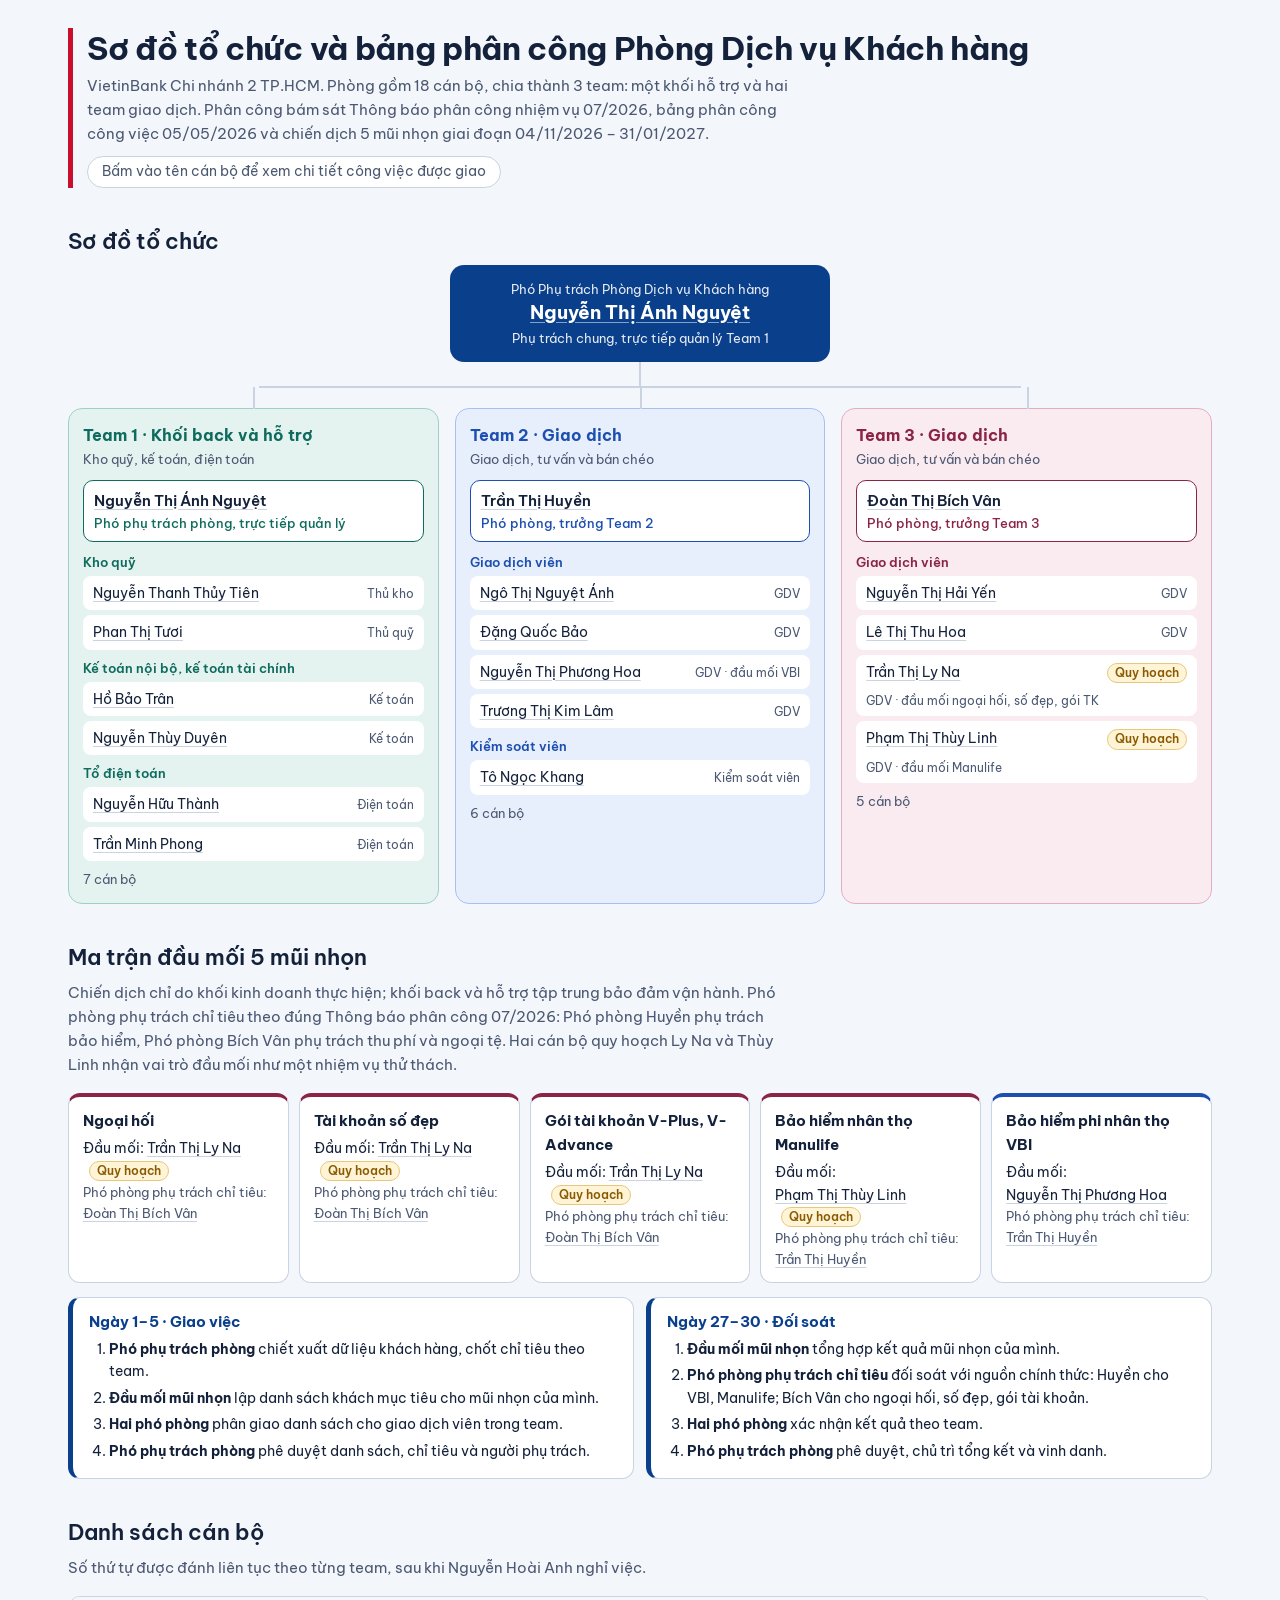
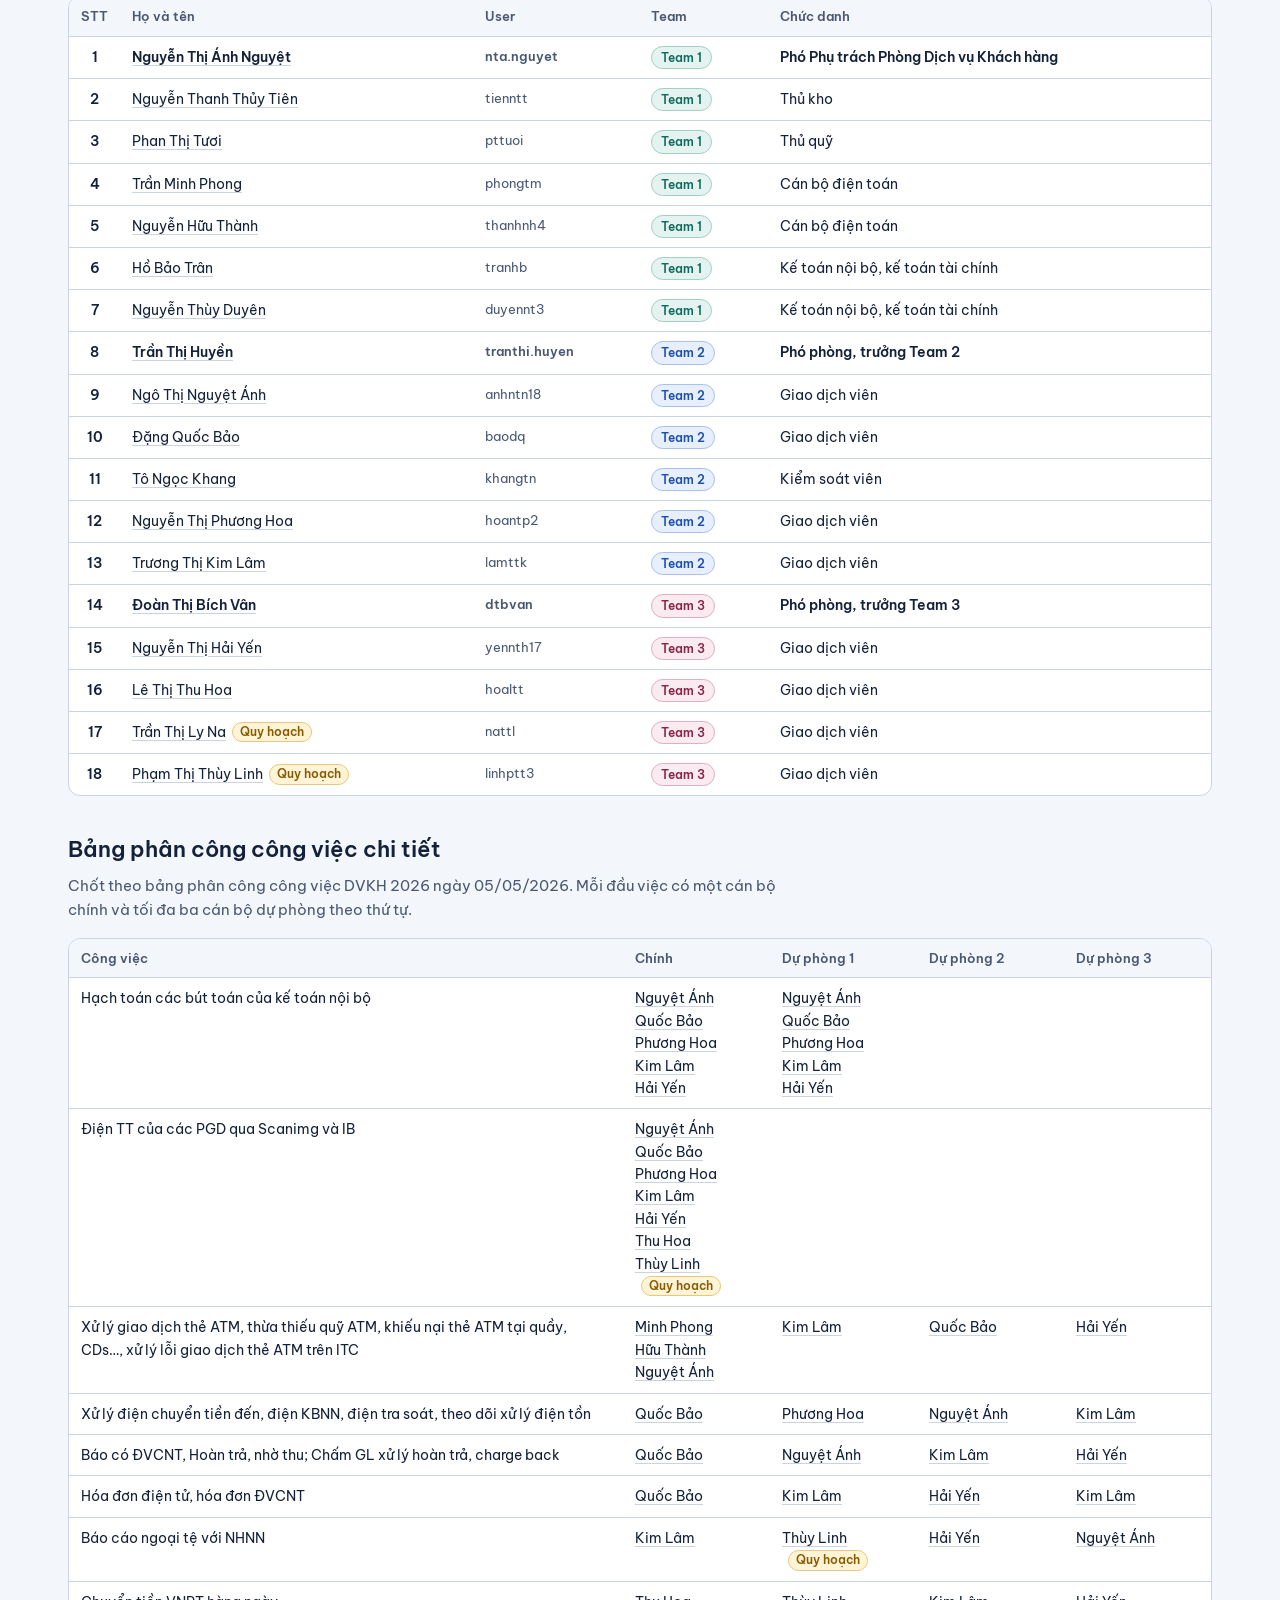
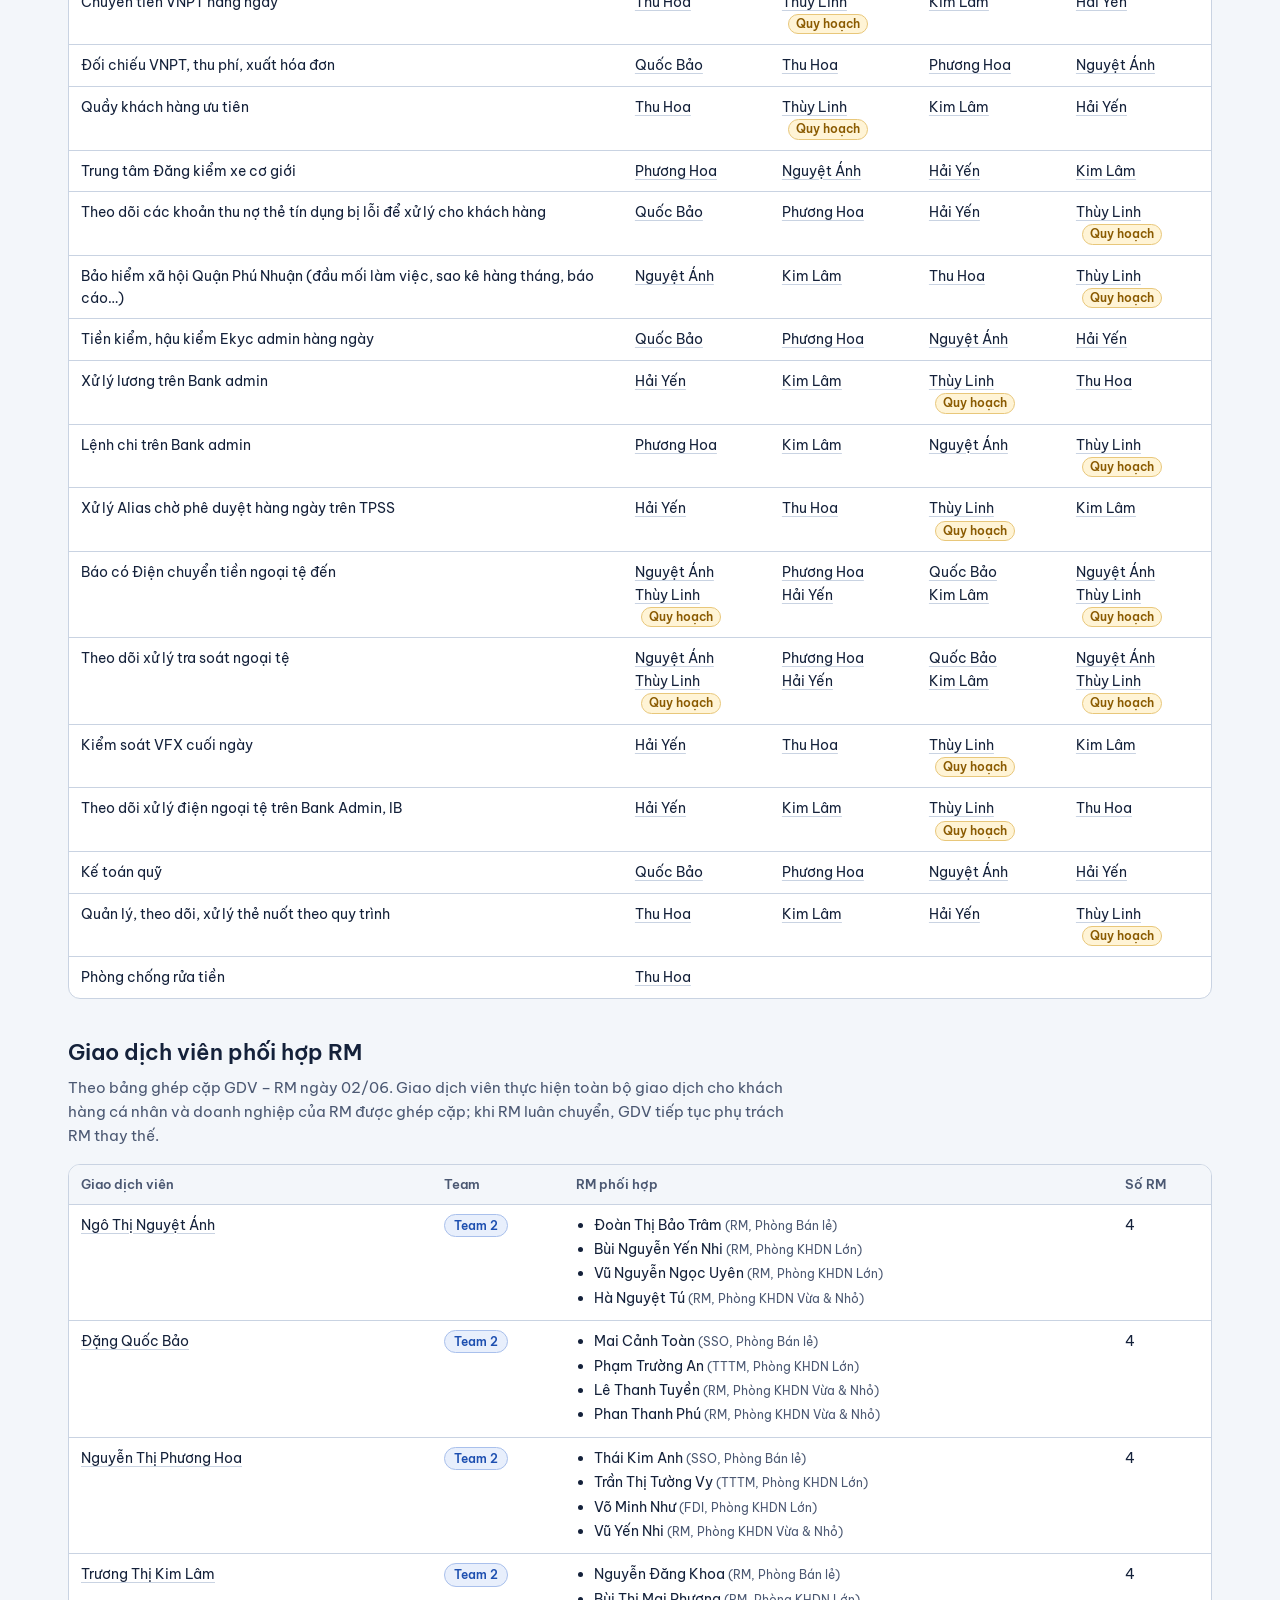
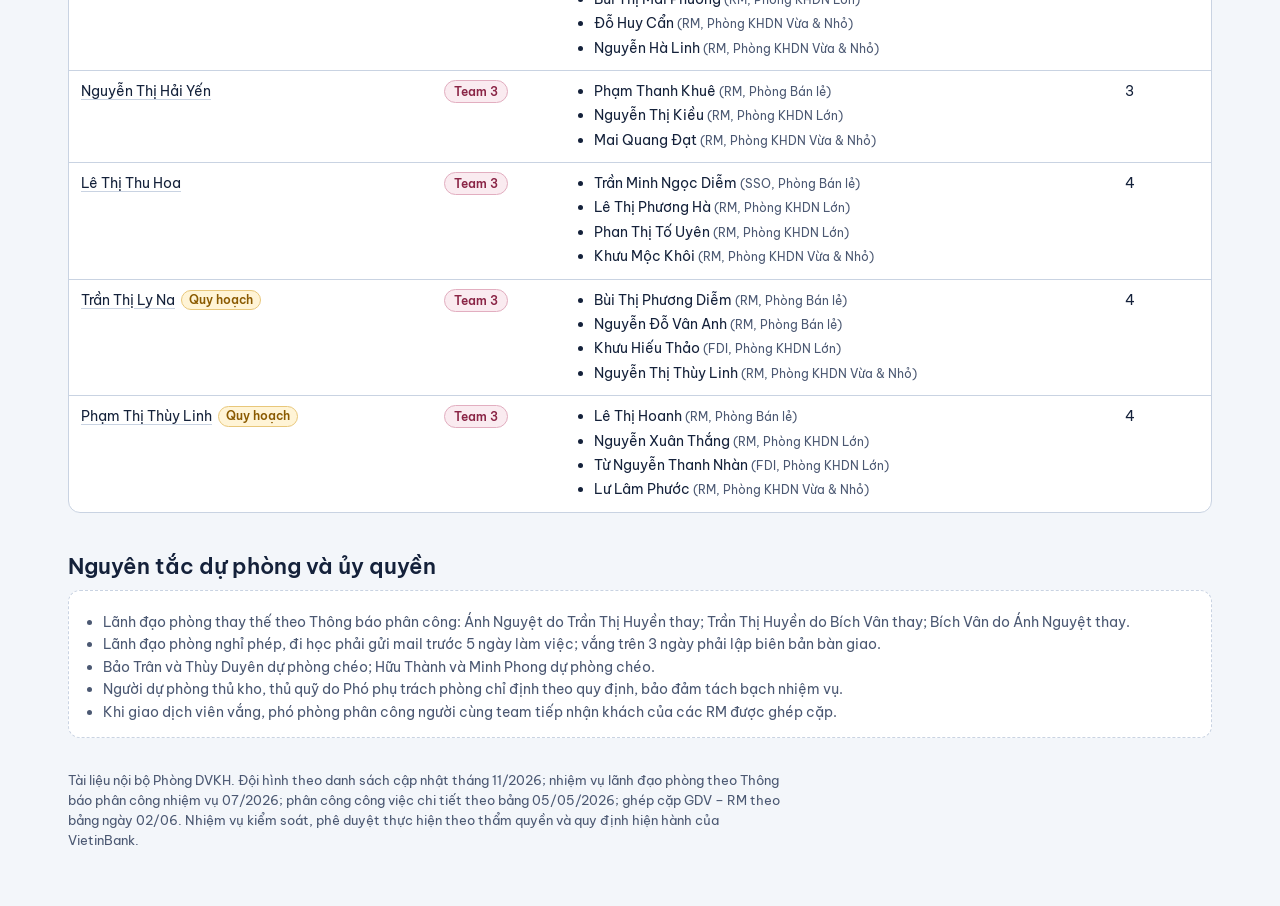
<file: public/assets/aistudio/S_____t__ch_c_v__ph_n_c_ng___Ph_ng_DVKH_VietinBank_CN2_ff814f12.html>
<!DOCTYPE html>
<html lang="vi">
<head>
<meta charset="utf-8">
<meta name="viewport" content="width=device-width, initial-scale=1, viewport-fit=cover">
<title>Sơ đồ tổ chức và phân công – Phòng DVKH VietinBank CN2</title>
<link rel="preconnect" href="https://fonts.googleapis.com">
<link rel="preconnect" href="https://fonts.gstatic.com" crossorigin>
<link href="https://fonts.googleapis.com/css2?family=Be+Vietnam+Pro:wght@400;500;600;700&display=swap" rel="stylesheet">
<style>
:root{
  box-sizing:border-box;
  padding-top:env(safe-area-inset-top,0px);
  padding-bottom:env(safe-area-inset-bottom,0px);
  --bg:#F3F6FA; --surface:#FFFFFF; --text:#14213A; --text-2:#4B5872; --line:#C9D3E2;
  --brand:#0A3F8C; --brand-tx:#FFFFFF; --red:#C8102E; --gold:#8A5A00; --gold-bg:#FFF4D6; --gold-bd:#E8C77A;
  --t1:#0F6B5E; --t1-bg:#E5F3F0; --t1-bd:#9FD0C6;
  --t2:#1D4FB0; --t2-bg:#E8EFFC; --t2-bd:#A9C0EC;
  --t3:#8A2546; --t3-bg:#FAEBF0; --t3-bd:#E2AEC0;
  color-scheme:light;
}
@media (prefers-color-scheme: dark){
  :root:not([data-theme="light"]){
    --bg:#0E1420; --surface:#162032; --text:#E6ECF5; --text-2:#A3B0C6; --line:#2E3B52;
    --brand:#2F6FD0; --brand-tx:#FFFFFF; --red:#F0607A; --gold:#F2C66B; --gold-bg:#3A2E12; --gold-bd:#7A6022;
    --t1:#7FD6C6; --t1-bg:#12302C; --t1-bd:#2C6A60;
    --t2:#9DBDF5; --t2-bg:#17284A; --t2-bd:#34518C;
    --t3:#F2A9C1; --t3-bg:#3A1A27; --t3-bd:#7A3550;
    color-scheme:dark;
  }
}
:root[data-theme="dark"]{
  --bg:#0E1420; --surface:#162032; --text:#E6ECF5; --text-2:#A3B0C6; --line:#2E3B52;
  --brand:#2F6FD0; --brand-tx:#FFFFFF; --red:#F0607A; --gold:#F2C66B; --gold-bg:#3A2E12; --gold-bd:#7A6022;
  --t1:#7FD6C6; --t1-bg:#12302C; --t1-bd:#2C6A60;
  --t2:#9DBDF5; --t2-bg:#17284A; --t2-bd:#34518C;
  --t3:#F2A9C1; --t3-bg:#3A1A27; --t3-bd:#7A3550;
  color-scheme:dark;
}
html{scroll-padding-top:env(safe-area-inset-top,0px);background:var(--bg)}
*,*::before,*::after{box-sizing:inherit}
body{margin:0;background:var(--bg);color:var(--text);font-family:"Be Vietnam Pro",system-ui,-apple-system,"Segoe UI",Roboto,Arial,sans-serif;font-size:15px;line-height:1.6}
.wrap{max-width:1180px;margin:0 auto;padding:28px 18px 56px}
header{border-left:5px solid var(--red);padding-left:14px;margin-bottom:22px}
header h1{font-size:clamp(22px,3.4vw,32px);line-height:1.25;font-weight:700;margin:0 0 6px;letter-spacing:-0.01em}
header p{margin:0;color:var(--text-2);max-width:72ch}
.hint{display:inline-block;margin-top:10px;background:var(--surface);border:1px solid var(--line);border-radius:999px;padding:4px 14px;font-size:13.5px;color:var(--text-2)}
h2{font-size:clamp(18px,2.4vw,22px);font-weight:600;margin:36px 0 6px}
.sub{color:var(--text-2);margin:0 0 16px;max-width:72ch}
.t1{--tb:var(--t1-bg);--tbd:var(--t1-bd);--tc:var(--t1)}
.t2{--tb:var(--t2-bg);--tbd:var(--t2-bd);--tc:var(--t2)}
.t3{--tb:var(--t3-bg);--tbd:var(--t3-bd);--tc:var(--t3)}

/* clickable person */
.pb{font:inherit;color:inherit;background:none;border:0;padding:0;margin:0;cursor:pointer;text-align:left;text-decoration:underline;text-decoration-color:var(--line);text-underline-offset:3px}
.pb:hover{text-decoration-color:var(--tc,var(--brand))}
.pb:focus-visible{outline:2px solid var(--brand);outline-offset:2px;border-radius:4px}
.pb[aria-pressed="true"]{color:var(--tc,var(--brand));text-decoration-color:currentColor}
.star{display:inline-block;font-size:11.5px;font-weight:600;color:var(--gold);background:var(--gold-bg);border:1px solid var(--gold-bd);border-radius:999px;padding:0 7px;margin-left:6px;vertical-align:1px;white-space:nowrap}

/* Org chart */
.head{max-width:380px;margin:0 auto;background:var(--brand);color:var(--brand-tx);border-radius:14px;padding:14px 18px;text-align:center}
.head .r{font-size:13px;opacity:.9}
.head .pb{font-size:19px;font-weight:700;line-height:1.3;text-align:center;text-decoration-color:rgba(255,255,255,.5)}
.head .pb[aria-pressed="true"]{color:#fff;text-decoration-color:#fff}
.head .d{font-size:13px;opacity:.9;margin-top:2px}
.stem{width:2px;height:24px;background:var(--line);margin:0 auto}
.branches{display:grid;grid-template-columns:repeat(3,minmax(0,1fr));gap:16px;position:relative;padding-top:22px}
.branches::before{content:"";position:absolute;top:0;left:16.66%;right:16.66%;height:2px;background:var(--line)}
.team{position:relative;background:var(--tb);border:1px solid var(--tbd);border-radius:14px;padding:14px;color:var(--text)}
.team::before{content:"";position:absolute;top:-22px;left:50%;width:2px;height:22px;background:var(--line)}
.team h3{margin:0;font-size:16px;color:var(--tc);font-weight:700}
.team .scope{font-size:13px;color:var(--text-2);margin:0 0 10px}
.lead{background:var(--surface);border:1.5px solid var(--tc);border-radius:10px;padding:8px 10px;margin-bottom:10px}
.lead .pb{font-weight:600}
.lead .r{font-size:12.5px;color:var(--tc);font-weight:500}
.unit{margin:0 0 8px}
.unit .u{font-size:12.5px;font-weight:600;color:var(--tc);margin:0 0 4px}
.ppl{list-style:none;margin:0;padding:0;display:grid;gap:5px}
.ppl li{background:var(--surface);border-radius:8px;padding:6px 10px;font-size:14px;display:flex;justify-content:space-between;align-items:baseline;gap:8px;flex-wrap:wrap}
.ppl li span.r{font-size:12px;color:var(--text-2)}
.count{font-size:12.5px;color:var(--text-2);margin-top:8px}
@media (max-width:820px){
  .branches{grid-template-columns:minmax(0,1fr);gap:22px;padding-top:0}
  .branches::before{left:50%;right:auto;width:2px;top:0;bottom:0;height:auto}
  .team::before{display:none}
}

/* tables */
.tbl-wrap{overflow-x:auto;background:var(--surface);border:1px solid var(--line);border-radius:12px}
table{border-collapse:collapse;width:100%;font-size:14px}
.roster{min-width:680px}
.rmt{min-width:640px}
th,td{padding:9px 12px;text-align:left;vertical-align:top;border-bottom:1px solid var(--line)}
th{font-size:13px;font-weight:600;color:var(--text-2);background:var(--bg)}
tr:last-child td{border-bottom:0}
td.stt{width:44px;text-align:center;font-weight:600}
.tag{display:inline-block;padding:1px 9px;border-radius:999px;font-size:12px;font-weight:600;border:1px solid var(--tbd);background:var(--tb);color:var(--tc);white-space:nowrap}
tr.lead-row td{font-weight:600}
.user{font-size:12.5px;color:var(--text-2)}
.rmlist{margin:0;padding-left:18px}
.rmlist li{margin:0 0 2px}
.rmlist small{color:var(--text-2)}

/* matrix */
function sn(id){var w=byId[id].name.split(" ");var s=w.slice(-2).join(" ");return /^Thị /.test(s)?byId[id].name:s}
.matrix{display:grid;grid-template-columns:repeat(auto-fill,minmax(210px,1fr));gap:10px}
.m{background:var(--surface);border:1px solid var(--line);border-top:4px solid var(--tc);border-radius:12px;padding:12px 14px}
.m .p{font-weight:700;font-size:15px}
.m .o{font-size:14px;margin-top:4px}
.m .s{font-size:13px;color:var(--text-2)}
.steps{display:grid;grid-template-columns:repeat(auto-fit,minmax(280px,1fr));gap:12px;margin-top:14px}
.step{background:var(--surface);border:1px solid var(--line);border-left:5px solid var(--brand);border-radius:12px;padding:12px 16px}
.step .when{font-weight:700;color:var(--brand);margin-bottom:4px}
.step ol{margin:0;padding-left:20px;font-size:14px}
.step li{margin:0 0 4px}
.grid-t{min-width:760px}
.grid-t td:first-child{min-width:240px}
.sm{margin:6px 0 2px!important;font-size:12.5px!important;font-weight:600;color:var(--text)!important}
.rk{display:inline-block;font-size:11.5px;color:var(--tc);border:1px solid var(--tbd);background:var(--tb);border-radius:999px;padding:0 7px;margin-left:4px;white-space:nowrap}
.note{background:var(--surface);border:1px dashed var(--line);border-radius:12px;padding:14px 16px;font-size:14px;color:var(--text-2)}
.note ul{margin:6px 0 0;padding-left:18px}
footer{margin-top:32px;color:var(--text-2);font-size:12.5px;max-width:80ch}

/* detail drawer */
.scrim{position:fixed;inset:0;background:rgba(10,15,25,.45);z-index:30;opacity:0;visibility:hidden;transition:opacity .2s}
.scrim.on{opacity:1;visibility:visible}
.drawer{position:fixed;z-index:40;background:var(--surface);color:var(--text);overflow:auto;visibility:hidden;transition:transform .24s ease}
@media (min-width:821px){
  .drawer{top:0;right:0;bottom:0;width:min(440px,92vw);border-left:1px solid var(--line);transform:translateX(102%);padding:calc(20px + env(safe-area-inset-top,0px)) 22px calc(24px + env(safe-area-inset-bottom,0px))}
}
@media (max-width:820px){
  .drawer{left:0;right:0;bottom:0;max-height:84vh;border-radius:18px 18px 0 0;transform:translateY(102%);padding:18px 18px calc(24px + env(safe-area-inset-bottom,0px))}
}
.drawer.open{transform:none;visibility:visible}
.dtop{display:flex;justify-content:space-between;align-items:flex-start;gap:12px;border-bottom:4px solid var(--tc);padding-bottom:12px;margin-bottom:14px}
.dtop h3{margin:0;font-size:21px;line-height:1.3}
.dtop .r{color:var(--tc);font-weight:600;font-size:14px}
.dtop .u{color:var(--text-2);font-size:13px}
.close{border:1px solid var(--line);background:var(--bg);color:var(--text);border-radius:8px;padding:4px 12px;font:inherit;font-size:13px;cursor:pointer;flex:none}
.close:focus-visible{outline:2px solid var(--brand);outline-offset:2px}
.qh{background:var(--gold-bg);border:1px solid var(--gold-bd);color:var(--text);border-radius:10px;padding:10px 12px;font-size:14px;margin:0 0 14px}
.qh b{color:var(--gold)}
.facts{display:grid;grid-template-columns:repeat(2,minmax(0,1fr));gap:8px;margin:0 0 14px}
.fact{background:var(--bg);border-radius:10px;padding:8px 10px}
.fact .l{font-size:12px;color:var(--text-2)}
.fact .v{font-size:14px;font-weight:600;line-height:1.35}
.blk{margin:0 0 14px}
.blk h4{margin:0 0 4px;font-size:14px;font-weight:600}
.blk ul{margin:0;padding-left:20px;font-size:14px;color:var(--text-2)}
.blk li{margin:0 0 4px}
.blk p{margin:0;font-size:14px;color:var(--text-2)}
.nav{display:flex;justify-content:space-between;gap:8px;margin-top:6px}
.nav button{flex:1;border:1px solid var(--line);background:var(--bg);color:var(--text);border-radius:8px;padding:7px 10px;font:inherit;font-size:13.5px;cursor:pointer}
@media (prefers-reduced-motion: reduce){.drawer,.scrim{transition:none}}
</style>
</head>
<body>
<div class="wrap">
<header>
  <h1>Sơ đồ tổ chức và bảng phân công Phòng Dịch vụ Khách hàng</h1>
  <p>VietinBank Chi nhánh 2 TP.HCM. Phòng gồm 18 cán bộ, chia thành 3 team: một khối hỗ trợ và hai team giao dịch. Phân công bám sát Thông báo phân công nhiệm vụ 07/2026, bảng phân công công việc 05/05/2026 và chiến dịch 5 mũi nhọn giai đoạn 04/11/2026 – 31/01/2027.</p>
  <span class="hint">Bấm vào tên cán bộ để xem chi tiết công việc được giao</span>
</header>

<h2>Sơ đồ tổ chức</h2>
<div class="org" id="org"></div>

<h2>Ma trận đầu mối 5 mũi nhọn</h2>
<p class="sub">Chiến dịch chỉ do khối kinh doanh thực hiện; khối back và hỗ trợ tập trung bảo đảm vận hành. Phó phòng phụ trách chỉ tiêu theo đúng Thông báo phân công 07/2026: Phó phòng Huyền phụ trách bảo hiểm, Phó phòng Bích Vân phụ trách thu phí và ngoại tệ. Hai cán bộ quy hoạch Ly Na và Thùy Linh nhận vai trò đầu mối như một nhiệm vụ thử thách.</p>
<div class="matrix" id="matrix"></div>
<div class="steps">
 <div class="step"><div class="when">Ngày 1–5 · Giao việc</div><ol><li><b>Phó phụ trách phòng</b> chiết xuất dữ liệu khách hàng, chốt chỉ tiêu theo team.</li><li><b>Đầu mối mũi nhọn</b> lập danh sách khách mục tiêu cho mũi nhọn của mình.</li><li><b>Hai phó phòng</b> phân giao danh sách cho giao dịch viên trong team.</li><li><b>Phó phụ trách phòng</b> phê duyệt danh sách, chỉ tiêu và người phụ trách.</li></ol></div>
 <div class="step"><div class="when">Ngày 27–30 · Đối soát</div><ol><li><b>Đầu mối mũi nhọn</b> tổng hợp kết quả mũi nhọn của mình.</li><li><b>Phó phòng phụ trách chỉ tiêu</b> đối soát với nguồn chính thức: Huyền cho VBI, Manulife; Bích Vân cho ngoại hối, số đẹp, gói tài khoản.</li><li><b>Hai phó phòng</b> xác nhận kết quả theo team.</li><li><b>Phó phụ trách phòng</b> phê duyệt, chủ trì tổng kết và vinh danh.</li></ol></div>
</div>

<h2>Danh sách cán bộ</h2>
<p class="sub">Số thứ tự được đánh liên tục theo từng team, sau khi Nguyễn Hoài Anh nghỉ việc.</p>
<div class="tbl-wrap"><table class="roster"><thead><tr><th>STT</th><th>Họ và tên</th><th>User</th><th>Team</th><th>Chức danh</th></tr></thead><tbody id="roster"></tbody></table></div>

<h2>Bảng phân công công việc chi tiết</h2>
<p class="sub">Chốt theo bảng phân công công việc DVKH 2026 ngày 05/05/2026. Mỗi đầu việc có một cán bộ chính và tối đa ba cán bộ dự phòng theo thứ tự.</p>
<div class="tbl-wrap"><table class="grid-t"><thead><tr><th>Công việc</th><th>Chính</th><th>Dự phòng 1</th><th>Dự phòng 2</th><th>Dự phòng 3</th></tr></thead><tbody id="gridbody"></tbody></table></div>

<h2>Giao dịch viên phối hợp RM</h2>
<p class="sub">Theo bảng ghép cặp GDV – RM ngày 02/06. Giao dịch viên thực hiện toàn bộ giao dịch cho khách hàng cá nhân và doanh nghiệp của RM được ghép cặp; khi RM luân chuyển, GDV tiếp tục phụ trách RM thay thế.</p>
<div class="tbl-wrap"><table class="rmt"><thead><tr><th>Giao dịch viên</th><th>Team</th><th>RM phối hợp</th><th>Số RM</th></tr></thead><tbody id="rmbody"></tbody></table></div>

<h2>Nguyên tắc dự phòng và ủy quyền</h2>
<div class="note"><ul>
  <li>Lãnh đạo phòng thay thế theo Thông báo phân công: Ánh Nguyệt do Trần Thị Huyền thay; Trần Thị Huyền do Bích Vân thay; Bích Vân do Ánh Nguyệt thay.</li>
  <li>Lãnh đạo phòng nghỉ phép, đi học phải gửi mail trước 5 ngày làm việc; vắng trên 3 ngày phải lập biên bản bàn giao.</li>
  <li>Bảo Trân và Thùy Duyên dự phòng chéo; Hữu Thành và Minh Phong dự phòng chéo.</li>
  <li>Người dự phòng thủ kho, thủ quỹ do Phó phụ trách phòng chỉ định theo quy định, bảo đảm tách bạch nhiệm vụ.</li>
  <li>Khi giao dịch viên vắng, phó phòng phân công người cùng team tiếp nhận khách của các RM được ghép cặp.</li>
</ul></div>

<footer>Tài liệu nội bộ Phòng DVKH. Đội hình theo danh sách cập nhật tháng 11/2026; nhiệm vụ lãnh đạo phòng theo Thông báo phân công nhiệm vụ 07/2026; phân công công việc chi tiết theo bảng 05/05/2026; ghép cặp GDV – RM theo bảng ngày 02/06. Nhiệm vụ kiểm soát, phê duyệt thực hiện theo thẩm quyền và quy định hiện hành của VietinBank.</footer>
</div>

<div class="scrim" id="scrim"></div>
<aside class="drawer" id="drawer" role="dialog" aria-modal="true" aria-labelledby="dname"></aside>

<script>
const P=[{"id": "nguyet", "u": "nta.nguyet", "name": "Nguyễn Thị Ánh Nguyệt", "team": 1, "role": "Phó Phụ trách Phòng Dịch vụ Khách hàng", "lead": true, "duty": ["Phụ trách chung: điều hành toàn bộ hoạt động Phòng DVKH, chịu trách nhiệm chung mọi vấn đề phát sinh; sắp xếp lịch trực kho tiền và lịch trực sau 17h.", "Kho quỹ: quản lý an toàn kho quỹ, thu chi tiền mặt, chìa khóa kho tiền và két, hồ sơ TSBĐ, giấy tờ có giá, ấn chỉ quan trọng.", "Điều hòa tiền mặt toàn chi nhánh, tiếp quỹ ATM, nộp lĩnh tiền với NHNN.", "Hệ thống CNTT: vận hành, bảo trì, đào tạo an toàn thông tin.", "Kế toán, tài chính: kiểm soát hạch toán, hậu kiểm, chi tiêu nội bộ, bảng cân đối, thuế GTGT trước ngày 20.", "Phê duyệt báo cáo NHNN theo Thông tư 35 trước ngày 15; đầu mối chuyển đổi số; quản trị dữ liệu và báo cáo chiết xuất; phụ trách chung chất lượng dịch vụ.", "Đào tạo, phát triển đội ngũ; phân bổ chỉ tiêu, lập kế hoạch bán hàng tại sảnh; quà sinh nhật, lễ tết cho khách hàng.", "Chỉ tiêu: nguồn vốn, CASA; chỉ số CX; văn hóa đổi mới sáng tạo."], "camp": ["Chủ trì chiến dịch 5 mũi nhọn, chủ trì họp PDCA tuần.", "Ngày 1–5: chiết xuất dữ liệu khách hàng, phê duyệt danh sách, chỉ tiêu và đầu mối.", "Ngày 27–30: phê duyệt kết quả đã đối soát, chủ trì tổng kết và vinh danh."], "sup": "Phó Giám đốc phụ trách", "bk": "Trần Thị Huyền", "stt": 1, "tasks": []}, {"id": "tien", "u": "tienntt", "name": "Nguyễn Thanh Thủy Tiên", "team": 1, "role": "Thủ kho", "duty": ["Giao nhận, bảo quản, xuất nhập hồ sơ TSBĐ, giấy tờ có giá, ấn chỉ quan trọng theo quy định.", "Phối hợp kiểm kê ấn chỉ quan trọng hằng quý và kiểm kê định kỳ.", "Phối hợp điều phối tiền mặt giữa thủ kho và giao dịch viên."], "camp": ["Không tham gia chiến dịch 5 mũi nhọn; tập trung bảo đảm vận hành an toàn, liên tục cho các team giao dịch."], "sup": "Nguyễn Thị Ánh Nguyệt", "bk": "Do Phó phụ trách phòng chỉ định theo quy định", "stt": 2, "tasks": []}, {"id": "tuoi", "u": "pttuoi", "name": "Phan Thị Tươi", "team": 1, "role": "Thủ quỹ", "duty": ["Thu chi, kiểm đếm tiền mặt; kiểm quỹ buổi trưa và cuối ngày.", "Phối hợp điều hòa tiền mặt với PGD, tiếp quỹ ATM, nộp lĩnh tiền với NHNN.", "Ghi chép sổ sách, mẫu biểu nghiệp vụ tiền tệ kho quỹ."], "camp": ["Không tham gia chiến dịch 5 mũi nhọn; tập trung bảo đảm vận hành an toàn, liên tục cho các team giao dịch."], "sup": "Nguyễn Thị Ánh Nguyệt", "bk": "Do Phó phụ trách phòng chỉ định theo quy định", "stt": 3, "tasks": []}, {"id": "phong", "u": "phongtm", "name": "Trần Minh Phong", "team": 1, "role": "Cán bộ điện toán", "duty": ["Lắp đặt, cài đặt, bảo trì máy tính, mạng nội bộ, đường truyền tại chi nhánh, PGD và điểm ATM.", "Hướng dẫn sử dụng phần mềm mới, đào tạo bảo mật và an toàn thông tin.", "Quản lý phân quyền user."], "camp": ["Không tham gia chiến dịch 5 mũi nhọn; tập trung bảo đảm vận hành an toàn, liên tục cho các team giao dịch."], "sup": "Nguyễn Thị Ánh Nguyệt", "bk": "Nguyễn Hữu Thành", "stt": 4, "tasks": [{"t": "Xử lý giao dịch thẻ ATM, thừa thiếu quỹ ATM, khiếu nại thẻ ATM tại quầy, CDs…, xử lý lỗi giao dịch thẻ ATM trên ITC", "r": "Chính"}, {"t": "CNTT phụ trách: Ban Giám đốc (ưu tiên 1), Phòng HTTD, KHDN Lớn, DVKH, PGD Thái Sơn", "r": "Chính"}, {"t": "Xác minh giao dịch nghi ngờ, khiếu nại, thẻ bị nuốt tại máy: ATM trụ sở chi nhánh, PGD Thái Sơn, VNPT, PGD Nguyễn Văn Lượng", "r": "Chính"}]}, {"id": "thanh", "u": "thanhnh4", "name": "Nguyễn Hữu Thành", "team": 1, "role": "Cán bộ điện toán", "duty": ["Lắp đặt, cài đặt, bảo trì máy tính, mạng nội bộ, đường truyền tại chi nhánh, PGD và điểm ATM.", "Hướng dẫn sử dụng phần mềm mới, đào tạo bảo mật và an toàn thông tin.", "Quản lý phân quyền user."], "camp": ["Không tham gia chiến dịch 5 mũi nhọn; tập trung bảo đảm vận hành an toàn, liên tục cho các team giao dịch."], "sup": "Nguyễn Thị Ánh Nguyệt", "bk": "Trần Minh Phong", "stt": 5, "tasks": [{"t": "Xử lý giao dịch thẻ ATM, thừa thiếu quỹ ATM, khiếu nại thẻ ATM tại quầy, CDs…, xử lý lỗi giao dịch thẻ ATM trên ITC", "r": "Chính"}, {"t": "CNTT phụ trách: Ban Giám đốc (ưu tiên 2), Phòng TCTH, KHDN Vừa & Nhỏ, Bán lẻ, PGD Nguyễn Văn Lượng, PGD Phú Nhuận", "r": "Chính"}, {"t": "Xác minh giao dịch nghi ngờ, khiếu nại, thẻ bị nuốt tại máy: ATM PGD Phú Nhuận, Công ty Giày Gia Định, ĐH Kinh tế Tài chính, SCSC", "r": "Chính"}]}, {"id": "tran", "u": "tranhb", "name": "Hồ Bảo Trân", "team": 1, "role": "Kế toán nội bộ, kế toán tài chính", "duty": ["Hạch toán kế toán tài chính và chi tiêu nội bộ.", "Lập bảng cân đối tài khoản, kê khai thuế GTGT hằng tháng.", "Theo dõi tài sản cố định, công cụ dụng cụ; lập báo cáo quản lý tài chính."], "camp": ["Không tham gia chiến dịch 5 mũi nhọn; tập trung bảo đảm vận hành an toàn, liên tục cho các team giao dịch."], "sup": "Nguyễn Thị Ánh Nguyệt", "bk": "Nguyễn Thùy Duyên", "stt": 6, "tasks": []}, {"id": "duyen", "u": "duyennt3", "name": "Nguyễn Thùy Duyên", "team": 1, "role": "Kế toán nội bộ, kế toán tài chính", "duty": ["Hạch toán kế toán tài chính và chi tiêu nội bộ.", "Lập bảng cân đối tài khoản, kê khai thuế GTGT hằng tháng.", "Theo dõi tài sản cố định, công cụ dụng cụ; lập báo cáo quản lý tài chính."], "camp": ["Không tham gia chiến dịch 5 mũi nhọn; tập trung bảo đảm vận hành an toàn, liên tục cho các team giao dịch."], "sup": "Nguyễn Thị Ánh Nguyệt", "bk": "Hồ Bảo Trân", "stt": 7, "tasks": []}, {"id": "huyen", "u": "tranthi.huyen", "name": "Trần Thị Huyền", "team": 2, "role": "Phó phòng, trưởng Team 2", "lead": true, "duty": ["Dịch vụ khách hàng: giải đáp thắc mắc, khiếu nại tại quầy; quản lý thời gian chờ và điều phối sảnh; đầu mối khiếu nại từ TTDVKH.", "Thẻ và ATM: thừa thiếu quỹ ATM, khiếu nại thẻ, thẻ tồn, giao nhận thẻ, xử lý lỗi trên ITC.", "Thanh toán: điện chuyển tiền đến, điện tra soát, điện tồn, danh sách Pending từ TTTT, tra soát Napas.", "Khuyến mãi và chi dự thưởng; công tác ISO; cơ sở vật chất, vệ sinh, 5S.", "Chỉ tiêu: nguồn vốn trường học, bệnh viện; bảo hiểm VBI, Manulife; bán chéo tiền vay, TTTM, BL, thẻ TDQT; KHCN Mainbank."], "camp": ["Giám sát chỉ tiêu 5 mũi nhọn của Team 2.", "Phụ trách chỉ tiêu hai mũi nhọn bảo hiểm VBI và Manulife; kèm cặp đầu mối Phương Hoa và Thùy Linh.", "Ngày 1–5: phân giao danh sách khách cho giao dịch viên Team 2.", "Ngày 27–30: đối soát kết quả Team 2 và hai mũi nhọn bảo hiểm với nguồn chính thức."], "sup": "Nguyễn Thị Ánh Nguyệt", "bk": "Đoàn Thị Bích Vân", "stt": 8, "tasks": [{"t": "Rà soát hồ sơ PGD Thái Sơn chuyển lên Scanimg", "r": "Chính"}, {"t": "Xử lý đơn thư, phúc đáp công văn Thuế, Công an: rà soát, ký và trình BGĐ", "r": "Thứ tự 2"}, {"t": "Theo dõi danh sách điện Pending từ TTTT", "r": "Thứ tự 2"}, {"t": "Xử lý điện đến sai tên, in lưu chứng từ theo QT 36.04", "r": "Thứ tự 1"}, {"t": "Tiếp nhận và phân công trả lời CC", "r": "Ưu tiên 1"}]}, {"id": "nguyetanh", "u": "anhntn18", "name": "Ngô Thị Nguyệt Ánh", "team": 2, "role": "Giao dịch viên", "duty": ["Thực hiện giao dịch tiền gửi, thanh toán, ngoại tệ và dịch vụ tài khoản tại quầy.", "Thực hiện toàn bộ giao dịch cho KHDN theo danh sách phân công và cho KHCN, KHDN của RM được ghép cặp.", "Luân phiên trực cuối ngày, mở tài khoản theo lô; tự theo dõi, duy trì lãi suất tiền gửi đến hạn của khách mình quản lý.", "Phối hợp với các RM được ghép cặp để phục vụ khách của RM tại quầy.", "Tư vấn, bán chéo theo danh sách khách được giao; cập nhật KPI hoạt động cuối ngày."], "camp": ["Bán theo danh sách khách 5 mũi nhọn được phó phòng phân giao.", "Cập nhật KPI hoạt động hằng ngày để đầu mối và phó phòng theo dõi."], "sup": "Trần Thị Huyền", "bk": "Thành viên Team 2 theo ca", "stt": 9, "tasks": [{"t": "Hạch toán các bút toán của kế toán nội bộ", "r": "Chính"}, {"t": "Điện TT của các PGD qua Scanimg và IB", "r": "Chính"}, {"t": "Xử lý giao dịch thẻ ATM, thừa thiếu quỹ ATM, khiếu nại thẻ ATM tại quầy, CDs…, xử lý lỗi giao dịch thẻ ATM trên ITC", "r": "Chính"}, {"t": "Xử lý điện chuyển tiền đến, điện KBNN, điện tra soát, theo dõi xử lý điện tồn", "r": "Dự phòng 2"}, {"t": "Báo có ĐVCNT, Hoàn trả, nhờ thu; Chấm GL xử lý hoàn trả, charge back", "r": "Dự phòng 1"}, {"t": "Báo cáo ngoại tệ với NHNN", "r": "Dự phòng 3"}, {"t": "Đối chiếu VNPT, thu phí, xuất hóa đơn", "r": "Dự phòng 3"}, {"t": "Trung tâm Đăng kiểm xe cơ giới", "r": "Dự phòng 1"}, {"t": "Bảo hiểm xã hội Quận Phú Nhuận (đầu mối làm việc, sao kê hàng tháng, báo cáo…)", "r": "Chính"}, {"t": "Tiền kiểm, hậu kiểm Ekyc admin hàng ngày", "r": "Dự phòng 2"}, {"t": "Lệnh chi trên Bank admin", "r": "Dự phòng 2"}, {"t": "Báo có Điện chuyển tiền ngoại tệ đến", "r": "Chính"}, {"t": "Theo dõi xử lý tra soát ngoại tệ", "r": "Chính"}, {"t": "Kế toán quỹ", "r": "Dự phòng 2"}, {"t": "Điện thanh toán KHDN PGD Thái Sơn (Scanimg, IB)", "r": "Chính"}], "rm": [["Đoàn Thị Bảo Trâm", "RM", "Phòng Bán lẻ"], ["Bùi Nguyễn Yến Nhi", "RM", "Phòng KHDN Lớn"], ["Vũ Nguyễn Ngọc Uyên", "RM", "Phòng KHDN Lớn"], ["Hà Nguyệt Tú", "RM", "Phòng KHDN Vừa & Nhỏ"]]}, {"id": "bao", "u": "baodq", "name": "Đặng Quốc Bảo", "team": 2, "role": "Giao dịch viên", "duty": ["Thực hiện giao dịch tiền gửi, thanh toán, ngoại tệ và dịch vụ tài khoản tại quầy.", "Thực hiện toàn bộ giao dịch cho KHDN theo danh sách phân công và cho KHCN, KHDN của RM được ghép cặp.", "Luân phiên trực cuối ngày, mở tài khoản theo lô; tự theo dõi, duy trì lãi suất tiền gửi đến hạn của khách mình quản lý.", "Phối hợp với các RM được ghép cặp để phục vụ khách của RM tại quầy.", "Tư vấn, bán chéo theo danh sách khách được giao; cập nhật KPI hoạt động cuối ngày."], "camp": ["Bán theo danh sách khách 5 mũi nhọn được phó phòng phân giao.", "Cập nhật KPI hoạt động hằng ngày để đầu mối và phó phòng theo dõi."], "sup": "Trần Thị Huyền", "bk": "Thành viên Team 2 theo ca", "stt": 10, "tasks": [{"t": "Hạch toán các bút toán của kế toán nội bộ", "r": "Chính"}, {"t": "Điện TT của các PGD qua Scanimg và IB", "r": "Chính"}, {"t": "Xử lý giao dịch thẻ ATM, thừa thiếu quỹ ATM, khiếu nại thẻ ATM tại quầy, CDs…, xử lý lỗi giao dịch thẻ ATM trên ITC", "r": "Dự phòng 2"}, {"t": "Xử lý điện chuyển tiền đến, điện KBNN, điện tra soát, theo dõi xử lý điện tồn", "r": "Chính"}, {"t": "Báo có ĐVCNT, Hoàn trả, nhờ thu; Chấm GL xử lý hoàn trả, charge back", "r": "Chính"}, {"t": "Hóa đơn điện tử, hóa đơn ĐVCNT", "r": "Chính"}, {"t": "Đối chiếu VNPT, thu phí, xuất hóa đơn", "r": "Chính"}, {"t": "Theo dõi các khoản thu nợ thẻ tín dụng bị lỗi để xử lý cho khách hàng", "r": "Chính"}, {"t": "Tiền kiểm, hậu kiểm Ekyc admin hàng ngày", "r": "Chính"}, {"t": "Báo có Điện chuyển tiền ngoại tệ đến", "r": "Dự phòng 2"}, {"t": "Theo dõi xử lý tra soát ngoại tệ", "r": "Dự phòng 2"}, {"t": "Kế toán quỹ", "r": "Chính"}, {"t": "Điện thanh toán KHCN PGD Thái Sơn (Scanimg, IB)", "r": "Chính"}, {"t": "Giải ngân chuyển tiền trong nước cho KHDN", "r": "Chính"}], "rm": [["Mai Cảnh Toàn", "SSO", "Phòng Bán lẻ"], ["Phạm Trường An", "TTTM", "Phòng KHDN Lớn"], ["Lê Thanh Tuyền", "RM", "Phòng KHDN Vừa & Nhỏ"], ["Phan Thanh Phú", "RM", "Phòng KHDN Vừa & Nhỏ"]]}, {"id": "khang", "u": "khangtn", "name": "Tô Ngọc Khang", "team": 2, "role": "Kiểm soát viên", "duty": ["Kiểm tra, phê duyệt và chịu trách nhiệm cuối cùng về tính chính xác của giao dịch tại quầy theo thẩm quyền.", "Giám sát thu chi tiền mặt của giao dịch viên tại trụ sở.", "Kiểm soát, phê duyệt hồ sơ tài khoản scan, upload lên CPM; đôn đốc hồ sơ chưa scan; lập kế hoạch chuyển hồ sơ về kho lưu trữ.", "Xử lý đơn thư, phúc đáp công văn của Thuế, Công an, cơ quan thẩm quyền.", "Tham gia điều phối sảnh, quản lý thời gian chờ."], "camp": ["Kiểm soát, phê duyệt giao dịch và hồ sơ tài khoản phát sinh từ chiến dịch theo thẩm quyền, bảo đảm tuân thủ."], "sup": "Trần Thị Huyền", "bk": "Lãnh đạo phòng theo phân công", "stt": 11, "tasks": [{"t": "Xử lý đơn thư, phúc đáp công văn Thuế, Công an: soạn thảo", "r": "Thứ tự 1"}, {"t": "Theo dõi danh sách điện Pending từ TTTT", "r": "Thứ tự 1"}, {"t": "Xử lý điện đến sai tên, in lưu chứng từ theo QT 36.04", "r": "Thứ tự 2"}, {"t": "Tiếp nhận và phân công trả lời CC", "r": "Ưu tiên 2"}]}, {"id": "phuonghoa", "u": "hoantp2", "name": "Nguyễn Thị Phương Hoa", "team": 2, "role": "Giao dịch viên", "duty": ["Thực hiện giao dịch tiền gửi, thanh toán, ngoại tệ và dịch vụ tài khoản tại quầy.", "Thực hiện toàn bộ giao dịch cho KHDN theo danh sách phân công và cho KHCN, KHDN của RM được ghép cặp.", "Luân phiên trực cuối ngày, mở tài khoản theo lô; tự theo dõi, duy trì lãi suất tiền gửi đến hạn của khách mình quản lý.", "Phối hợp với các RM được ghép cặp để phục vụ khách của RM tại quầy.", "Tư vấn, bán chéo theo danh sách khách được giao; cập nhật KPI hoạt động cuối ngày."], "camp": ["Đầu mối mũi nhọn VBI: tư vấn, báo phí, phát hành và tái tục.", "Phối hợp chuyên viên VBI cho Health Day, Auto Care, Business Protect, Renewal; theo dõi hợp đồng sắp hết hạn trong 60 ngày.", "Ngày 1–5: lập danh sách khách mục tiêu VBI từ dữ liệu được chiết xuất.", "Ngày 27–30: tổng hợp kết quả VBI gửi Phó phòng Huyền đối soát."], "sup": "Trần Thị Huyền", "bk": "Thành viên Team 2 theo ca", "tag": "Đầu mối VBI", "stt": 12, "tasks": [{"t": "Hạch toán các bút toán của kế toán nội bộ", "r": "Chính"}, {"t": "Điện TT của các PGD qua Scanimg và IB", "r": "Chính"}, {"t": "Xử lý điện chuyển tiền đến, điện KBNN, điện tra soát, theo dõi xử lý điện tồn", "r": "Dự phòng 1"}, {"t": "Đối chiếu VNPT, thu phí, xuất hóa đơn", "r": "Dự phòng 2"}, {"t": "Trung tâm Đăng kiểm xe cơ giới", "r": "Chính"}, {"t": "Theo dõi các khoản thu nợ thẻ tín dụng bị lỗi để xử lý cho khách hàng", "r": "Dự phòng 1"}, {"t": "Tiền kiểm, hậu kiểm Ekyc admin hàng ngày", "r": "Dự phòng 1"}, {"t": "Lệnh chi trên Bank admin", "r": "Chính"}, {"t": "Báo có Điện chuyển tiền ngoại tệ đến", "r": "Dự phòng 1"}, {"t": "Theo dõi xử lý tra soát ngoại tệ", "r": "Dự phòng 1"}, {"t": "Kế toán quỹ", "r": "Dự phòng 1"}, {"t": "Điện thanh toán PGD Nguyễn Văn Lượng (Scanimg, IB)", "r": "Chính"}, {"t": "Điện ngoại tệ KHCN phát sinh trên Bank Admin, IB (do Hải Yến chuyển)", "r": "Chính"}], "rm": [["Thái Kim Anh", "SSO", "Phòng Bán lẻ"], ["Trần Thị Tường Vy", "TTTM", "Phòng KHDN Lớn"], ["Võ Minh Như", "FDI", "Phòng KHDN Lớn"], ["Vũ Yến Nhi", "RM", "Phòng KHDN Vừa & Nhỏ"]]}, {"id": "kimlam", "u": "lamttk", "name": "Trương Thị Kim Lâm", "team": 2, "role": "Giao dịch viên", "duty": ["Thực hiện giao dịch tiền gửi, thanh toán, ngoại tệ và dịch vụ tài khoản tại quầy.", "Thực hiện toàn bộ giao dịch cho KHDN theo danh sách phân công và cho KHCN, KHDN của RM được ghép cặp.", "Luân phiên trực cuối ngày, mở tài khoản theo lô; tự theo dõi, duy trì lãi suất tiền gửi đến hạn của khách mình quản lý.", "Phối hợp với các RM được ghép cặp để phục vụ khách của RM tại quầy.", "Tư vấn, bán chéo theo danh sách khách được giao; cập nhật KPI hoạt động cuối ngày."], "camp": ["Bán theo danh sách khách 5 mũi nhọn được phó phòng phân giao.", "Cập nhật KPI hoạt động hằng ngày để đầu mối và phó phòng theo dõi."], "sup": "Trần Thị Huyền", "bk": "Thành viên Team 2 theo ca", "stt": 13, "tasks": [{"t": "Hạch toán các bút toán của kế toán nội bộ", "r": "Chính"}, {"t": "Điện TT của các PGD qua Scanimg và IB", "r": "Chính"}, {"t": "Xử lý giao dịch thẻ ATM, thừa thiếu quỹ ATM, khiếu nại thẻ ATM tại quầy, CDs…, xử lý lỗi giao dịch thẻ ATM trên ITC", "r": "Dự phòng 1"}, {"t": "Xử lý điện chuyển tiền đến, điện KBNN, điện tra soát, theo dõi xử lý điện tồn", "r": "Dự phòng 3"}, {"t": "Báo có ĐVCNT, Hoàn trả, nhờ thu; Chấm GL xử lý hoàn trả, charge back", "r": "Dự phòng 2"}, {"t": "Hóa đơn điện tử, hóa đơn ĐVCNT", "r": "Dự phòng 1"}, {"t": "Báo cáo ngoại tệ với NHNN", "r": "Chính"}, {"t": "Chuyển tiền VNPT hàng ngày", "r": "Dự phòng 2"}, {"t": "Quầy khách hàng ưu tiên", "r": "Dự phòng 2"}, {"t": "Trung tâm Đăng kiểm xe cơ giới", "r": "Dự phòng 3"}, {"t": "Bảo hiểm xã hội Quận Phú Nhuận (đầu mối làm việc, sao kê hàng tháng, báo cáo…)", "r": "Dự phòng 1"}, {"t": "Xử lý lương trên Bank admin", "r": "Dự phòng 1"}, {"t": "Lệnh chi trên Bank admin", "r": "Dự phòng 1"}, {"t": "Xử lý Alias chờ phê duyệt hàng ngày trên TPSS", "r": "Dự phòng 3"}, {"t": "Báo có Điện chuyển tiền ngoại tệ đến", "r": "Dự phòng 2"}, {"t": "Theo dõi xử lý tra soát ngoại tệ", "r": "Dự phòng 2"}, {"t": "Kiểm soát VFX cuối ngày", "r": "Dự phòng 3"}, {"t": "Theo dõi xử lý điện ngoại tệ trên Bank Admin, IB", "r": "Dự phòng 1"}, {"t": "Quản lý, theo dõi, xử lý thẻ nuốt theo quy trình", "r": "Dự phòng 1"}, {"t": "Điện thanh toán KHDN PGD Phú Nhuận (Scanimg, IB)", "r": "Chính"}], "rm": [["Nguyễn Đăng Khoa", "RM", "Phòng Bán lẻ"], ["Bùi Thị Mai Phương", "RM", "Phòng KHDN Lớn"], ["Đỗ Huy Cẩn", "RM", "Phòng KHDN Vừa & Nhỏ"], ["Nguyễn Hà Linh", "RM", "Phòng KHDN Vừa & Nhỏ"]]}, {"id": "van", "u": "dtbvan", "name": "Đoàn Thị Bích Vân", "team": 3, "role": "Phó phòng, trưởng Team 3", "lead": true, "duty": ["Chuyển tiền ngoại tệ: điều phối rà soát chứng từ mọi kênh, kiểm tra điện tối thiểu 30 phút/lần, bảo đảm SLA; bồi hoàn chứng từ.", "Rà soát, khắc phục lỗi dữ liệu DQS theo từng đợt.", "Cập nhật lưu lượng giao dịch, năng suất lao động để bố trí công việc; điều phối việc phát sinh; phân công công văn Edoc.", "Sổ theo dõi lỗi tác nghiệp, tổng hợp hằng tuần, lập biên bản chấn chỉnh.", "Phòng chống rửa tiền, quản lý rủi ro hoạt động; dịch vụ khách hàng và điều phối sảnh.", "Chỉ tiêu: thu thuần ngoài lãi (phí dịch vụ, kinh doanh ngoại tệ); KHDN Mainbank; MAU eFAST."], "camp": ["Giám sát chỉ tiêu 5 mũi nhọn của Team 3.", "Phụ trách chỉ tiêu ba mũi nhọn ngoại hối, tài khoản số đẹp, gói tài khoản V-Plus và V-Advance.", "Kèm cặp, đánh giá hai cán bộ quy hoạch Ly Na và Thùy Linh.", "Ngày 1–5: phân giao danh sách khách cho giao dịch viên Team 3.", "Ngày 27–30: đối soát kết quả Team 3 và ba mũi nhọn thu phí với nguồn chính thức."], "sup": "Nguyễn Thị Ánh Nguyệt", "bk": "Nguyễn Thị Ánh Nguyệt", "stt": 14, "tasks": [{"t": "Rà soát hồ sơ PGD Phú Nhuận, PGD Nguyễn Văn Lượng chuyển lên Scanimg", "r": "Chính"}, {"t": "Xử lý đơn thư, phúc đáp công văn Thuế, Công an", "r": "Thứ tự 3"}, {"t": "Theo dõi danh sách điện Pending từ TTTT", "r": "Thứ tự 3"}, {"t": "Xử lý điện đến sai tên, in lưu chứng từ theo QT 36.04", "r": "Thứ tự 3"}, {"t": "Tiếp nhận và phân công trả lời CC", "r": "Ưu tiên 3"}]}, {"id": "haiyen", "u": "yennth17", "name": "Nguyễn Thị Hải Yến", "team": 3, "role": "Giao dịch viên", "duty": ["Thực hiện giao dịch tiền gửi, thanh toán, ngoại tệ và dịch vụ tài khoản tại quầy.", "Thực hiện toàn bộ giao dịch cho KHDN theo danh sách phân công và cho KHCN, KHDN của RM được ghép cặp.", "Luân phiên trực cuối ngày, mở tài khoản theo lô; tự theo dõi, duy trì lãi suất tiền gửi đến hạn của khách mình quản lý.", "Phối hợp với các RM được ghép cặp để phục vụ khách của RM tại quầy.", "Tư vấn, bán chéo theo danh sách khách được giao; cập nhật KPI hoạt động cuối ngày."], "camp": ["Bán theo danh sách khách 5 mũi nhọn được phó phòng phân giao.", "Cập nhật KPI hoạt động hằng ngày để đầu mối và phó phòng theo dõi."], "sup": "Đoàn Thị Bích Vân", "bk": "Thành viên Team 3 theo ca", "stt": 15, "tasks": [{"t": "Hạch toán các bút toán của kế toán nội bộ", "r": "Chính"}, {"t": "Điện TT của các PGD qua Scanimg và IB", "r": "Chính"}, {"t": "Xử lý giao dịch thẻ ATM, thừa thiếu quỹ ATM, khiếu nại thẻ ATM tại quầy, CDs…, xử lý lỗi giao dịch thẻ ATM trên ITC", "r": "Dự phòng 3"}, {"t": "Báo có ĐVCNT, Hoàn trả, nhờ thu; Chấm GL xử lý hoàn trả, charge back", "r": "Dự phòng 3"}, {"t": "Hóa đơn điện tử, hóa đơn ĐVCNT", "r": "Dự phòng 2"}, {"t": "Báo cáo ngoại tệ với NHNN", "r": "Dự phòng 2"}, {"t": "Chuyển tiền VNPT hàng ngày", "r": "Dự phòng 3"}, {"t": "Quầy khách hàng ưu tiên", "r": "Dự phòng 3"}, {"t": "Trung tâm Đăng kiểm xe cơ giới", "r": "Dự phòng 2"}, {"t": "Theo dõi các khoản thu nợ thẻ tín dụng bị lỗi để xử lý cho khách hàng", "r": "Dự phòng 2"}, {"t": "Tiền kiểm, hậu kiểm Ekyc admin hàng ngày", "r": "Dự phòng 3"}, {"t": "Xử lý lương trên Bank admin", "r": "Chính"}, {"t": "Xử lý Alias chờ phê duyệt hàng ngày trên TPSS", "r": "Chính"}, {"t": "Báo có Điện chuyển tiền ngoại tệ đến", "r": "Dự phòng 1"}, {"t": "Theo dõi xử lý tra soát ngoại tệ", "r": "Dự phòng 1"}, {"t": "Kiểm soát VFX cuối ngày", "r": "Chính"}, {"t": "Theo dõi xử lý điện ngoại tệ trên Bank Admin, IB", "r": "Chính"}, {"t": "Kế toán quỹ", "r": "Dự phòng 3"}, {"t": "Quản lý, theo dõi, xử lý thẻ nuốt theo quy trình", "r": "Dự phòng 2"}, {"t": "Điện thanh toán KHDN PGD Thái Sơn (Scanimg, IB)", "r": "Chính"}], "rm": [["Phạm Thanh Khuê", "RM", "Phòng Bán lẻ"], ["Nguyễn Thị Kiều", "RM", "Phòng KHDN Lớn"], ["Mai Quang Đạt", "RM", "Phòng KHDN Vừa & Nhỏ"]]}, {"id": "thuhoa", "u": "hoaltt", "name": "Lê Thị Thu Hoa", "team": 3, "role": "Giao dịch viên", "duty": ["Thực hiện giao dịch tiền gửi, thanh toán, ngoại tệ và dịch vụ tài khoản tại quầy.", "Thực hiện toàn bộ giao dịch cho KHDN theo danh sách phân công và cho KHCN, KHDN của RM được ghép cặp.", "Luân phiên trực cuối ngày, mở tài khoản theo lô; tự theo dõi, duy trì lãi suất tiền gửi đến hạn của khách mình quản lý.", "Phối hợp với các RM được ghép cặp để phục vụ khách của RM tại quầy.", "Tư vấn, bán chéo theo danh sách khách được giao; cập nhật KPI hoạt động cuối ngày."], "camp": ["Bán theo danh sách khách 5 mũi nhọn được phó phòng phân giao.", "Cập nhật KPI hoạt động hằng ngày để đầu mối và phó phòng theo dõi."], "sup": "Đoàn Thị Bích Vân", "bk": "Thành viên Team 3 theo ca", "stt": 16, "tasks": [{"t": "Điện TT của các PGD qua Scanimg và IB", "r": "Chính"}, {"t": "Chuyển tiền VNPT hàng ngày", "r": "Chính"}, {"t": "Đối chiếu VNPT, thu phí, xuất hóa đơn", "r": "Dự phòng 1"}, {"t": "Quầy khách hàng ưu tiên", "r": "Chính"}, {"t": "Bảo hiểm xã hội Quận Phú Nhuận (đầu mối làm việc, sao kê hàng tháng, báo cáo…)", "r": "Dự phòng 2"}, {"t": "Xử lý lương trên Bank admin", "r": "Dự phòng 3"}, {"t": "Xử lý Alias chờ phê duyệt hàng ngày trên TPSS", "r": "Dự phòng 1"}, {"t": "Kiểm soát VFX cuối ngày", "r": "Dự phòng 1"}, {"t": "Theo dõi xử lý điện ngoại tệ trên Bank Admin, IB", "r": "Dự phòng 3"}, {"t": "Quản lý, theo dõi, xử lý thẻ nuốt theo quy trình", "r": "Chính"}, {"t": "Phòng chống rửa tiền", "r": "Chính"}, {"t": "Điện thanh toán KHCN PGD Phú Nhuận (Scanimg, IB)", "r": "Chính"}, {"t": "Phòng chống rửa tiền: cấp user SRT", "r": "Chính"}], "rm": [["Trần Minh Ngọc Diễm", "SSO", "Phòng Bán lẻ"], ["Lê Thị Phương Hà", "RM", "Phòng KHDN Lớn"], ["Phan Thị Tố Uyên", "RM", "Phòng KHDN Lớn"], ["Khưu Mộc Khôi", "RM", "Phòng KHDN Vừa & Nhỏ"]]}, {"id": "lyna", "u": "nattl", "name": "Trần Thị Ly Na", "team": 3, "role": "Giao dịch viên", "duty": ["Thực hiện giao dịch tiền gửi, thanh toán, ngoại tệ và dịch vụ tài khoản tại quầy.", "Thực hiện toàn bộ giao dịch cho KHDN theo danh sách phân công và cho KHCN, KHDN của RM được ghép cặp.", "Luân phiên trực cuối ngày, mở tài khoản theo lô; tự theo dõi, duy trì lãi suất tiền gửi đến hạn của khách mình quản lý.", "Phối hợp với các RM được ghép cặp để phục vụ khách của RM tại quầy.", "Tư vấn, bán chéo theo danh sách khách được giao; cập nhật KPI hoạt động cuối ngày."], "quyhoach": true, "camp": ["Đầu mối 3 mũi nhọn: ngoại hối, tài khoản số đẹp, gói tài khoản V-Plus và V-Advance.", "Theo dõi giao dịch ngoại tệ, kích hoạt eFAST, phí số đẹp và phí gói thực thu.", "Ngày 1–5: lập danh sách khách mục tiêu cho 3 mũi nhọn từ dữ liệu được chiết xuất.", "Ngày 27–30: tổng hợp kết quả 3 mũi nhọn gửi Phó phòng Bích Vân đối soát; trình bày trong họp tổng kết."], "sup": "Đoàn Thị Bích Vân", "bk": "Thành viên Team 3 theo ca", "tag": "Đầu mối ngoại hối, số đẹp, gói TK", "stt": 17, "tasks": [], "rm": [["Bùi Thị Phương Diễm", "RM", "Phòng Bán lẻ"], ["Nguyễn Đỗ Vân Anh", "RM", "Phòng Bán lẻ"], ["Khưu Hiếu Thảo", "FDI", "Phòng KHDN Lớn"], ["Nguyễn Thị Thùy Linh", "RM", "Phòng KHDN Vừa & Nhỏ"]]}, {"id": "thuylinh", "u": "linhptt3", "name": "Phạm Thị Thùy Linh", "team": 3, "role": "Giao dịch viên", "duty": ["Thực hiện giao dịch tiền gửi, thanh toán, ngoại tệ và dịch vụ tài khoản tại quầy.", "Thực hiện toàn bộ giao dịch cho KHDN theo danh sách phân công và cho KHCN, KHDN của RM được ghép cặp.", "Luân phiên trực cuối ngày, mở tài khoản theo lô; tự theo dõi, duy trì lãi suất tiền gửi đến hạn của khách mình quản lý.", "Phối hợp với các RM được ghép cặp để phục vụ khách của RM tại quầy.", "Tư vấn, bán chéo theo danh sách khách được giao; cập nhật KPI hoạt động cuối ngày."], "quyhoach": true, "camp": ["Đầu mối mũi nhọn Manulife: kết nối chuyên viên Manulife, tổ chức tư vấn, theo dõi hồ sơ đến hợp đồng phát hành.", "Nhân rộng cách làm của các cán bộ đã phát sinh doanh số.", "Ngày 1–5: lập danh sách khách mục tiêu Manulife từ dữ liệu được chiết xuất.", "Ngày 27–30: tổng hợp kết quả Manulife gửi Phó phòng Huyền đối soát; trình bày trong họp tổng kết."], "sup": "Đoàn Thị Bích Vân (team); Trần Thị Huyền (chỉ tiêu bảo hiểm)", "bk": "Thành viên Team 3 theo ca", "tag": "Đầu mối Manulife", "stt": 18, "tasks": [{"t": "Điện TT của các PGD qua Scanimg và IB", "r": "Chính"}, {"t": "Báo cáo ngoại tệ với NHNN", "r": "Dự phòng 1"}, {"t": "Chuyển tiền VNPT hàng ngày", "r": "Dự phòng 1"}, {"t": "Quầy khách hàng ưu tiên", "r": "Dự phòng 1"}, {"t": "Theo dõi các khoản thu nợ thẻ tín dụng bị lỗi để xử lý cho khách hàng", "r": "Dự phòng 3"}, {"t": "Bảo hiểm xã hội Quận Phú Nhuận (đầu mối làm việc, sao kê hàng tháng, báo cáo…)", "r": "Dự phòng 3"}, {"t": "Xử lý lương trên Bank admin", "r": "Dự phòng 2"}, {"t": "Lệnh chi trên Bank admin", "r": "Dự phòng 3"}, {"t": "Xử lý Alias chờ phê duyệt hàng ngày trên TPSS", "r": "Dự phòng 2"}, {"t": "Báo có Điện chuyển tiền ngoại tệ đến", "r": "Chính"}, {"t": "Theo dõi xử lý tra soát ngoại tệ", "r": "Chính"}, {"t": "Kiểm soát VFX cuối ngày", "r": "Dự phòng 2"}, {"t": "Theo dõi xử lý điện ngoại tệ trên Bank Admin, IB", "r": "Dự phòng 2"}, {"t": "Quản lý, theo dõi, xử lý thẻ nuốt theo quy trình", "r": "Dự phòng 3"}, {"t": "Điện thanh toán KHDN PGD Phú Nhuận (Scanimg, IB)", "r": "Chính"}], "rm": [["Lê Thị Hoanh", "RM", "Phòng Bán lẻ"], ["Nguyễn Xuân Thắng", "RM", "Phòng KHDN Lớn"], ["Từ Nguyễn Thanh Nhàn", "FDI", "Phòng KHDN Lớn"], ["Lư Lâm Phước", "RM", "Phòng KHDN Vừa & Nhỏ"]]}];
const TEAM={1:"Team 1 · Khối back và hỗ trợ",2:"Team 2 · Giao dịch",3:"Team 3 · Giao dịch"};
const byId={};P.forEach(function(p){byId[p.id]=p});
function esc(s){return String(s).replace(/[&<>"]/g,function(c){return {"&":"&amp;","<":"&lt;",">":"&gt;","\"":"&quot;"}[c]})}
function pb(id,label){var p=byId[id];return '<button type="button" class="pb" data-p="'+id+'" aria-pressed="false">'+esc(label||p.name)+'</button>'+(p.quyhoach?'<span class="star">Quy hoạch</span>':'')}
function li(id,r){return '<li>'+pb(id)+'<span class="r">'+esc(r)+'</span></li>'}

/* org chart */
document.getElementById("org").innerHTML=
 '<div class="head"><div class="r">Phó Phụ trách Phòng Dịch vụ Khách hàng</div>'+pb("nguyet")+'<div class="d">Phụ trách chung, trực tiếp quản lý Team 1</div></div><div class="stem"></div>'+
 '<div class="branches">'+
 '<section class="team t1"><h3>'+TEAM[1]+'</h3><p class="scope">Kho quỹ, kế toán, điện toán</p>'+
  '<div class="lead">'+pb("nguyet")+'<div class="r">Phó phụ trách phòng, trực tiếp quản lý</div></div>'+
  '<div class="unit"><p class="u">Kho quỹ</p><ul class="ppl">'+li("tien","Thủ kho")+li("tuoi","Thủ quỹ")+'</ul></div>'+
  '<div class="unit"><p class="u">Kế toán nội bộ, kế toán tài chính</p><ul class="ppl">'+li("tran","Kế toán")+li("duyen","Kế toán")+'</ul></div>'+
  '<div class="unit"><p class="u">Tổ điện toán</p><ul class="ppl">'+li("thanh","Điện toán")+li("phong","Điện toán")+'</ul></div>'+
  '<div class="count">7 cán bộ</div></section>'+
 '<section class="team t2"><h3>'+TEAM[2]+'</h3><p class="scope">Giao dịch, tư vấn và bán chéo</p>'+
  '<div class="lead">'+pb("huyen")+'<div class="r">Phó phòng, trưởng Team 2</div></div>'+
  '<div class="unit"><p class="u">Giao dịch viên</p><ul class="ppl">'+li("nguyetanh","GDV")+li("bao","GDV")+li("phuonghoa","GDV · đầu mối VBI")+li("kimlam","GDV")+'</ul></div>'+
  '<div class="unit"><p class="u">Kiểm soát viên</p><ul class="ppl">'+li("khang","Kiểm soát viên")+'</ul></div>'+
  '<div class="count">6 cán bộ</div></section>'+
 '<section class="team t3"><h3>'+TEAM[3]+'</h3><p class="scope">Giao dịch, tư vấn và bán chéo</p>'+
  '<div class="lead">'+pb("van")+'<div class="r">Phó phòng, trưởng Team 3</div></div>'+
  '<div class="unit"><p class="u">Giao dịch viên</p><ul class="ppl">'+li("haiyen","GDV")+li("thuhoa","GDV")+li("lyna","GDV · đầu mối ngoại hối, số đẹp, gói TK")+li("thuylinh","GDV · đầu mối Manulife")+'</ul></div>'+
  '<div class="count">5 cán bộ</div></section></div>';

/* matrix */
function sn(id){var w=byId[id].name.split(" ");var s=w.slice(-2).join(" ");return /^Thị /.test(s)?byId[id].name:s}
var MX=[
 {t:3,p:"Ngoại hối",o:"lyna",l:"van"},
 {t:3,p:"Tài khoản số đẹp",o:"lyna",l:"van"},
 {t:3,p:"Gói tài khoản V-Plus, V-Advance",o:"lyna",l:"van"},
 {t:3,p:"Bảo hiểm nhân thọ Manulife",o:"thuylinh",l:"huyen"},
 {t:2,p:"Bảo hiểm phi nhân thọ VBI",o:"phuonghoa",l:"huyen"}];
document.getElementById("matrix").innerHTML=MX.map(function(m){
 return '<div class="m t'+m.t+'"><div class="p">'+m.p+'</div><div class="o">Đầu mối: '+pb(m.o)+'</div><div class="s">Phó phòng phụ trách chỉ tiêu: '+pb(m.l)+'</div></div>'}).join("");

/* task grid */
var UID={};P.forEach(function(p){UID[p.u]=p.id});
document.getElementById("gridbody").innerHTML=[{"t": "Hạch toán các bút toán của kế toán nội bộ", "c": [["anhntn18", "baodq", "hoantp2", "lamttk", "yennth17"], ["anhntn18", "baodq", "hoantp2", "lamttk", "yennth17"], [], []]}, {"t": "Điện TT của các PGD qua Scanimg và IB", "c": [["anhntn18", "baodq", "hoantp2", "lamttk", "yennth17", "hoaltt", "linhptt3"], [], [], []]}, {"t": "Xử lý giao dịch thẻ ATM, thừa thiếu quỹ ATM, khiếu nại thẻ ATM tại quầy, CDs…, xử lý lỗi giao dịch thẻ ATM trên ITC", "c": [["phongtm", "thanhnh4", "anhntn18"], ["lamttk"], ["baodq"], ["yennth17"]]}, {"t": "Xử lý điện chuyển tiền đến, điện KBNN, điện tra soát, theo dõi xử lý điện tồn", "c": [["baodq"], ["hoantp2"], ["anhntn18"], ["lamttk"]]}, {"t": "Báo có ĐVCNT, Hoàn trả, nhờ thu; Chấm GL xử lý hoàn trả, charge back", "c": [["baodq"], ["anhntn18"], ["lamttk"], ["yennth17"]]}, {"t": "Hóa đơn điện tử, hóa đơn ĐVCNT", "c": [["baodq"], ["lamttk"], ["yennth17"], ["lamttk"]]}, {"t": "Báo cáo ngoại tệ với NHNN", "c": [["lamttk"], ["linhptt3"], ["yennth17"], ["anhntn18"]]}, {"t": "Chuyển tiền VNPT hàng ngày", "c": [["hoaltt"], ["linhptt3"], ["lamttk"], ["yennth17"]]}, {"t": "Đối chiếu VNPT, thu phí, xuất hóa đơn", "c": [["baodq"], ["hoaltt"], ["hoantp2"], ["anhntn18"]]}, {"t": "Quầy khách hàng ưu tiên", "c": [["hoaltt"], ["linhptt3"], ["lamttk"], ["yennth17"]]}, {"t": "Trung tâm Đăng kiểm xe cơ giới", "c": [["hoantp2"], ["anhntn18"], ["yennth17"], ["lamttk"]]}, {"t": "Theo dõi các khoản thu nợ thẻ tín dụng bị lỗi để xử lý cho khách hàng", "c": [["baodq"], ["hoantp2"], ["yennth17"], ["linhptt3"]]}, {"t": "Bảo hiểm xã hội Quận Phú Nhuận (đầu mối làm việc, sao kê hàng tháng, báo cáo…)", "c": [["anhntn18"], ["lamttk"], ["hoaltt"], ["linhptt3"]]}, {"t": "Tiền kiểm, hậu kiểm Ekyc admin hàng ngày", "c": [["baodq"], ["hoantp2"], ["anhntn18"], ["yennth17"]]}, {"t": "Xử lý lương trên Bank admin", "c": [["yennth17"], ["lamttk"], ["linhptt3"], ["hoaltt"]]}, {"t": "Lệnh chi trên Bank admin", "c": [["hoantp2"], ["lamttk"], ["anhntn18"], ["linhptt3"]]}, {"t": "Xử lý Alias chờ phê duyệt hàng ngày trên TPSS", "c": [["yennth17"], ["hoaltt"], ["linhptt3"], ["lamttk"]]}, {"t": "Báo có Điện chuyển tiền ngoại tệ đến", "c": [["anhntn18", "linhptt3"], ["hoantp2", "yennth17"], ["baodq", "lamttk"], ["anhntn18", "linhptt3"]]}, {"t": "Theo dõi xử lý tra soát ngoại tệ", "c": [["anhntn18", "linhptt3"], ["hoantp2", "yennth17"], ["baodq", "lamttk"], ["anhntn18", "linhptt3"]]}, {"t": "Kiểm soát VFX cuối ngày", "c": [["yennth17"], ["hoaltt"], ["linhptt3"], ["lamttk"]]}, {"t": "Theo dõi xử lý điện ngoại tệ trên Bank Admin, IB", "c": [["yennth17"], ["lamttk"], ["linhptt3"], ["hoaltt"]]}, {"t": "Kế toán quỹ", "c": [["baodq"], ["hoantp2"], ["anhntn18"], ["yennth17"]]}, {"t": "Quản lý, theo dõi, xử lý thẻ nuốt theo quy trình", "c": [["hoaltt"], ["lamttk"], ["yennth17"], ["linhptt3"]]}, {"t": "Phòng chống rửa tiền", "c": [["hoaltt"], [], [], []]}].map(function(g){
 return '<tr><td>'+esc(g.t)+'</td>'+g.c.map(function(us){return '<td>'+us.map(function(u){return UID[u]?pb(UID[u],sn(UID[u])):esc(u)}).join("<br>")+'</td>'}).join("")+'</tr>'}).join("");

/* roster */
document.getElementById("roster").innerHTML=P.map(function(p){
 return '<tr class="t'+p.team+(p.lead?' lead-row':'')+'"><td class="stt">'+p.stt+'</td><td>'+pb(p.id)+'</td><td class="user">'+p.u+'</td><td><span class="tag">Team '+p.team+'</span></td><td>'+esc(p.role)+'</td></tr>'}).join("");

/* RM table */
document.getElementById("rmbody").innerHTML=P.filter(function(p){return p.role==="Giao dịch viên"}).map(function(p){
 var cell=p.rm?'<ul class="rmlist">'+p.rm.map(function(r){return '<li>'+esc(r[0])+' <small>('+esc(r[1])+', '+esc(r[2])+')</small></li>'}).join("")+'</ul>':'<span class="user">Chưa có trong bảng ghép cặp ngày 02/06, cần bổ sung</span>';
 return '<tr class="t'+p.team+'"><td>'+pb(p.id)+'</td><td><span class="tag">Team '+p.team+'</span></td><td>'+cell+'</td><td>'+(p.rm?p.rm.length:0)+'</td></tr>'}).join("");

/* drawer */
var drawer=document.getElementById("drawer"),scrim=document.getElementById("scrim"),lastFocus=null,order=P.map(function(p){return p.id});
function ul(a){return '<ul>'+a.map(function(x){return '<li>'+esc(x)+'</li>'}).join("")+'</ul>'}
function render(p){
 var h='<div class="dtop t'+p.team+'"><div><div class="r">'+esc(p.role)+'</div><h3 id="dname">'+esc(p.name)+'</h3><div class="u">'+p.u+' · STT '+p.stt+' · '+TEAM[p.team]+'</div></div><button type="button" class="close" id="dclose">Đóng</button></div>';
 if(p.quyhoach)h+='<div class="qh"><b>Cán bộ quy hoạch.</b> Vai trò đầu mối trong chiến dịch là nhiệm vụ thử thách, được lãnh đạo phòng kèm cặp, đánh giá làm căn cứ phát triển lên vị trí cao hơn.</div>';
 h+='<div class="facts"><div class="fact"><div class="l">Người giám sát trực tiếp</div><div class="v">'+esc(p.sup)+'</div></div><div class="fact"><div class="l">Người dự phòng</div><div class="v">'+esc(p.bk)+'</div></div></div>';
 h+='<div class="blk"><h4>Nhiệm vụ thường xuyên</h4>'+ul(p.duty)+'</div>';
 h+='<div class="blk"><h4>Vai trò trong chiến dịch 5 mũi nhọn</h4>'+ul(p.camp)+'</div>';
 if(p.tasks&&p.tasks.length){
  var main=p.tasks.filter(function(x){return x.r==="Chính"}),oth=p.tasks.filter(function(x){return x.r!=="Chính"});
  h+='<div class="blk"><h4>Công việc chi tiết ('+p.tasks.length+' đầu việc)</h4>';
  if(main.length)h+='<p class="sm">Phụ trách chính</p>'+ul(main.map(function(x){return x.t}));
  if(oth.length)h+='<p class="sm">Dự phòng, thứ tự xử lý</p><ul>'+oth.map(function(x){return '<li>'+esc(x.t)+' <span class="rk">'+esc(x.r)+'</span></li>'}).join("")+'</ul>';
  h+='</div>';
 }else if(p.role==="Giao dịch viên"){
  h+='<div class="blk"><h4>Công việc chi tiết</h4><p>Chưa có tên trong bảng phân công công việc 05/05/2026, cần bổ sung.</p></div>';
 }
 if(p.role==="Giao dịch viên"){
  h+='<div class="blk"><h4>RM phối hợp (bảng ngày 02/06)</h4>'+(p.rm?ul(p.rm.map(function(r){return r[0]+' – '+r[1]+', '+r[2]})):'<p>Chưa có trong bảng ghép cặp ngày 02/06, cần bổ sung.</p>')+'</div>';
 }
 var i=order.indexOf(p.id);
 h+='<div class="nav"><button type="button" data-go="'+order[(i-1+order.length)%order.length]+'">Cán bộ trước</button><button type="button" data-go="'+order[(i+1)%order.length]+'">Cán bộ tiếp theo</button></div>';
 return h;
}
function setPressed(id){[].forEach.call(document.querySelectorAll(".pb"),function(b){b.setAttribute("aria-pressed",b.getAttribute("data-p")===id?"true":"false")})}
function openP(id,upd){
 var p=byId[id];if(!p)return;
 if(!drawer.classList.contains("open"))lastFocus=document.activeElement;
 drawer.innerHTML=render(p);drawer.scrollTop=0;
 drawer.classList.add("open");scrim.classList.add("on");setPressed(id);
 if(upd!==false){try{history.replaceState(null,"","#"+id)}catch(e){}}
 document.getElementById("dclose").addEventListener("click",closeP);
 [].forEach.call(drawer.querySelectorAll("[data-go]"),function(b){b.addEventListener("click",function(){openP(b.getAttribute("data-go"))})});
 document.getElementById("dclose").focus({preventScroll:true});
}
function closeP(){
 drawer.classList.remove("open");scrim.classList.remove("on");setPressed("");
 try{history.replaceState(null,"",location.pathname+location.search)}catch(e){}
 if(lastFocus&&lastFocus.focus)lastFocus.focus({preventScroll:true});
}
document.addEventListener("click",function(e){var b=e.target.closest(".pb");if(b)openP(b.getAttribute("data-p"))});
scrim.addEventListener("click",closeP);
document.addEventListener("keydown",function(e){if(e.key==="Escape"&&drawer.classList.contains("open"))closeP()});
function fromHash(){var id=location.hash.replace("#","");if(byId[id])openP(id,false);else if(drawer.classList.contains("open")){drawer.classList.remove("open");scrim.classList.remove("on");setPressed("")}}
window.addEventListener("hashchange",fromHash);fromHash();
</script>
</body>
</html>
</file>
